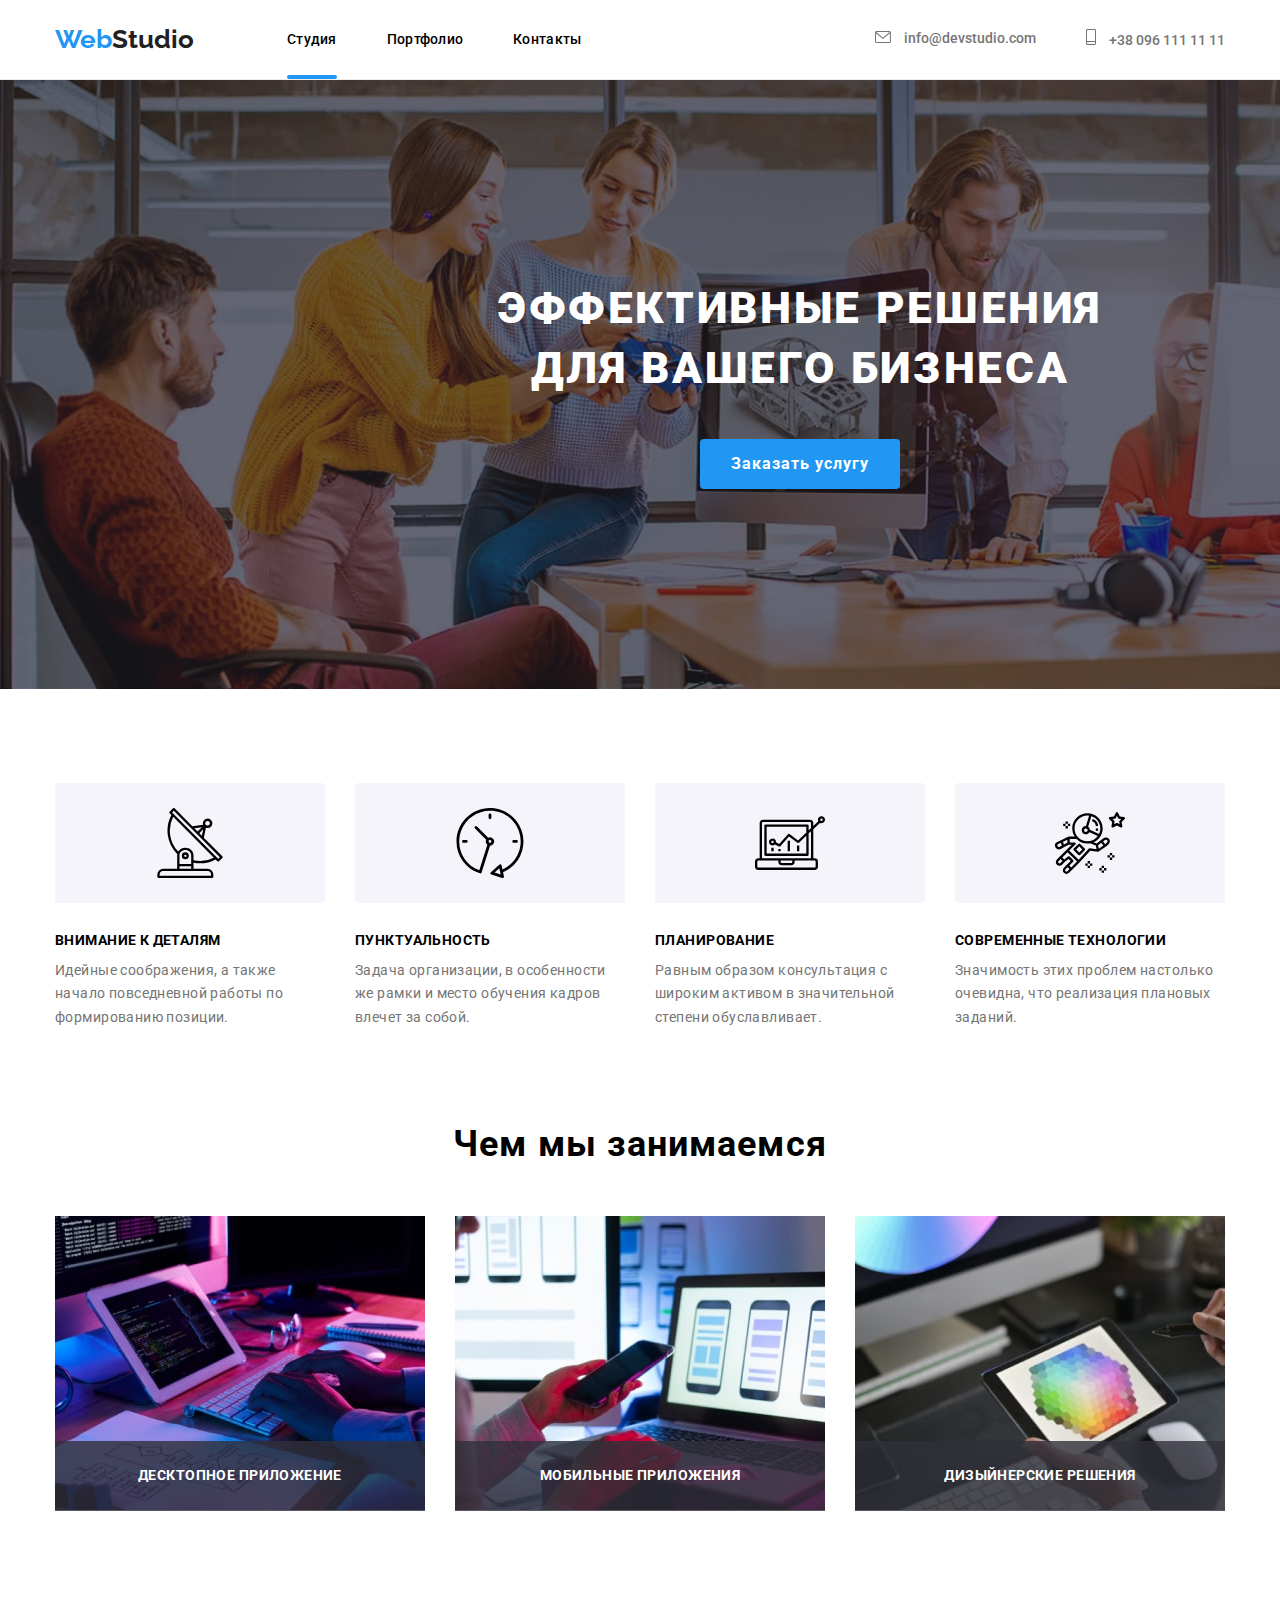
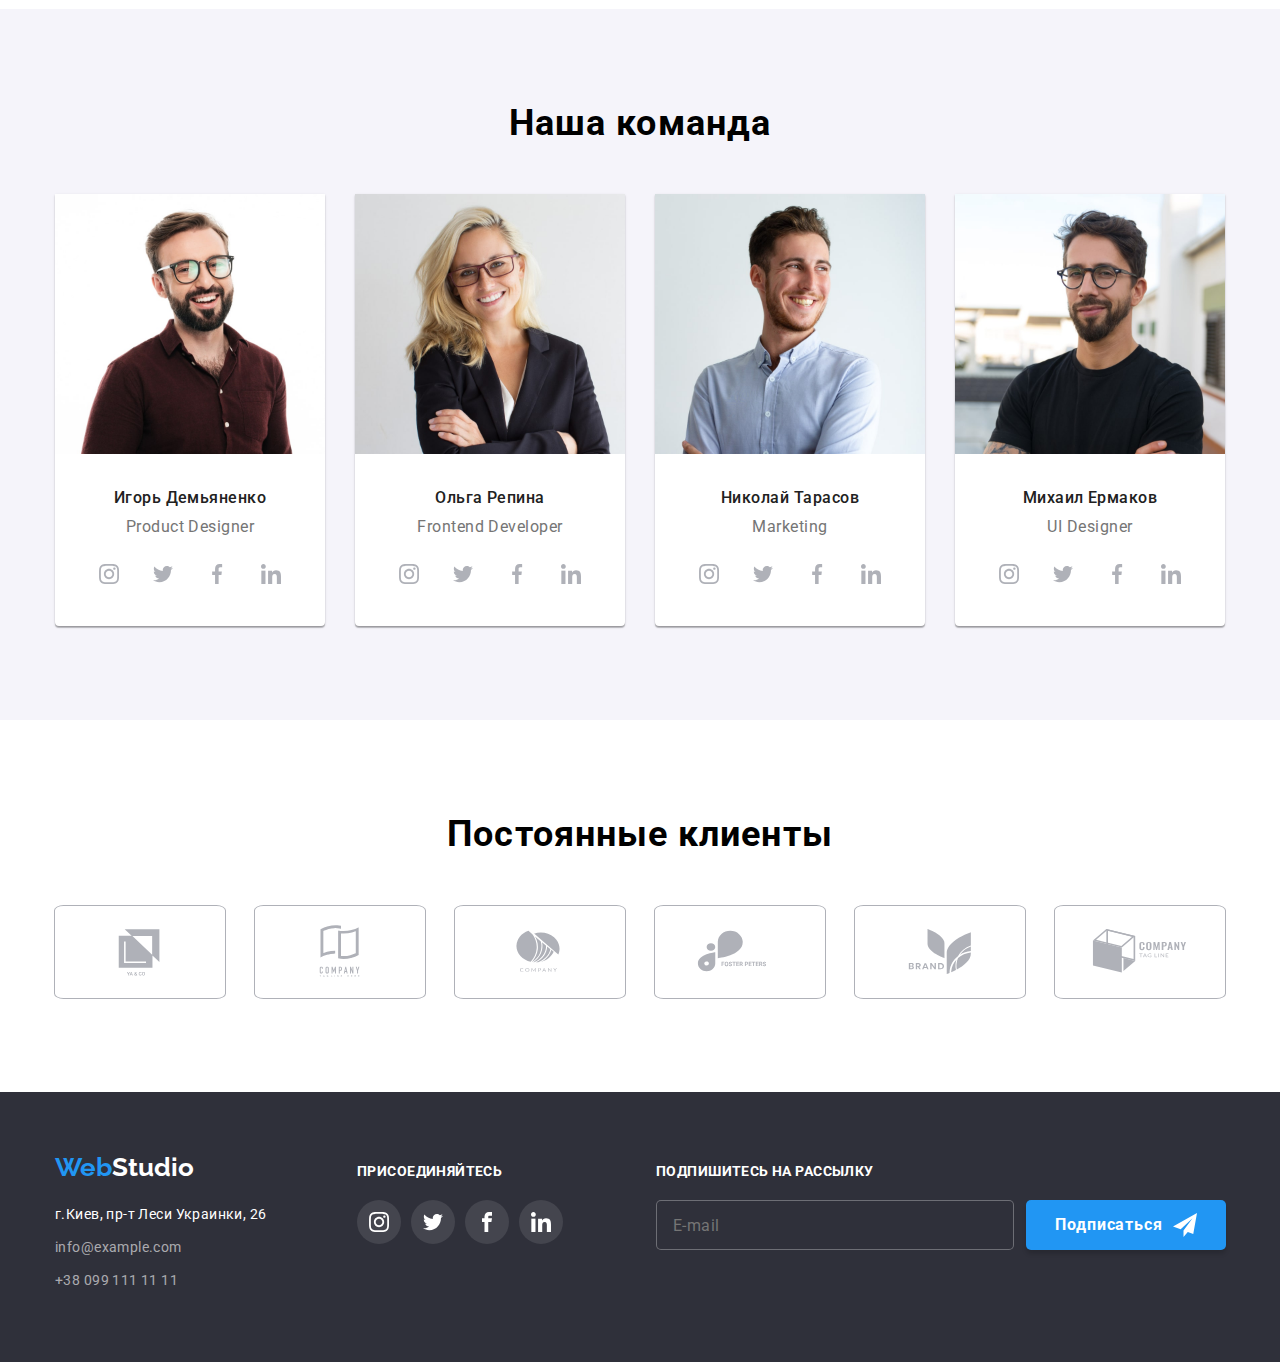
<file: index.html>
<!DOCTYPE html>
<html lang="ru">
<head>
    <meta charset="UTF-8">
    <meta http-equiv="X-UA-Compatible" content="IE=edge">
    <meta name="viewport" content="width=device-width, initial-scale=1.0">
    <title>Studio</title>
        <link rel="stylesheet" href="./css/modern-normalize.css">
        <link rel="preconnect" href="https://fonts.googleapis.com">
        <link rel="preconnect" href="https://fonts.gstatic.com" crossorigin>
        <link href="https://fonts.googleapis.com/css2?family=Raleway:wght@700&family=Roboto:wght@400;500;700;900&display=swap"
        rel="stylesheet">
        <link rel="stylesheet" href="./css/styles.css">
</head>
<body>
    <header>
        <div class="container head-con">
            <a class="logo" href="./index.html"><span class="web">Web</span><Span>Studio</Span></a>
        <nav>
            <ul class="list-nav">
                <li><a href="./index.html" class="list-nav-page">Студия</a></li>
                <li><a href="./portfolio.html">Портфолио</a></li>
                <li><a href="">Контакты</a></li>
            </ul>
        </nav>
        <div class="header-contacts">
            <ul class="list-head-cont">
                <li class="head-cont-item">
                    <a class="head-cont" href="mailto:info@devstudio.com"> 
                        <svg class="icon-envelope" width="16" height="12">
                    <use href="./images/icon_con.svg#icon-envelope">
                    </use></svg>
                        info@devstudio.com
            </a>  
                </li>
                <li>
                    <a class="head-cont" href="tel:+380961111111"> 
                        <svg class="icon-smartphone"  width="10" height="16">
                    <use href="./images/icon_con.svg#icon-smartphone"></use></svg>
                        +38 096 111 11 11 
                </a>
                </li>
            </ul>
        </div>
    </header>
    <main>
        <section class="hero">
            <div class="container">
            <h1>Эффективные решения <br> для вашего бизнеса</h1>
            <button class="order" type="button" data-modal-open>Заказать услугу</button>
            </div>
        </section>
        <section class="advantage-section">
            <div class="container">
            <ul class="advantage">
                <li class="advantage-item">
                    <div class="advantage-icon-section">
                        <svg class="advantage-icon"  width="70px" height="70px">
                            <use href="./images/advabtage-icon.svg#icon-antenna-1">
                        </use></svg>
                    </div>
                    <h3>Внимание к деталям</h3>
                    <p>Идейные соображения, а также начало повседневной работы по формированию позиции.</p>
                </li>
                <li class="advantage-item">
                    <div class="advantage-icon-section">
                        <svg class="advantage-icon" width="70px" height="70px">
                            <use href="./images/advabtage-icon.svg#icon-clock-1">
                            </use>
                        </svg>
                    </div>
                    <h3>Пунктуальность</h3>
                    <p>Задача организации, в особенности же рамки и место обучения кадров влечет за собой.</p>
                </li>
                <li class="advantage-item">
                    <div class="advantage-icon-section">
                        <svg class="advantage-icon" width="70px" height="70px">
                            <use href="./images/advabtage-icon.svg#icon-diagram-1">
                            </use>
                        </svg>
                    </div>
                    <h3>Планирование</h3>
                    <p>Равным образом консультация с широким активом в значительной степени обуславливает.</p>
                </li>
                <li class="advantage-item">
                    <div class="advantage-icon-section">
                        <svg class="advantage-icon" width="70px" height="70px">
                            <use href="./images/advabtage-icon.svg#icon-astronaut-1">
                            </use>
                        </svg>
                    </div>
                    <h3>Современные технологии</h3>
                    <p>Значимость этих проблем настолько очевидна, что реализация плановых заданий.</p>
                </li>
            </ul>
            </div>
        </section>
        <section class="jobs">
            <div class="container">
            <h2>Чем мы занимаемся</h2>
            <ul class="list-job">
                <li class="job-item">
                    <img src="./images/img0.jpg" alt="работа за ноутбуком" width="370" height="294">
                    <p class="job-text">ДЕСКТОПНОЕ ПРИЛОЖЕНИЕ</p>
                </li>
                <li class="job-item">
                    <img src="./images/img-min.jpg" alt="выбор оформления на телефон" width="370" height="294">
                    <p class="job-text">МОБИЛЬНЫЕ ПРИЛОЖЕНИЯ</p>
                </li>
                <li class="job-item">
                    <img src="./images/imgplansh.jpg" alt="шестигранник на планшете" width="370" height="294">
                    <p class="job-text">ДИЗЫЙНЕРСКИЕ РЕШЕНИЯ</p>
                </li>
            </ul>
            </div>
        </section>
        <section class="timate">
            <div class="container">
                <h2>Наша команда</h2>
            <ul class="person">
                <li class="person-list">
                    <img src="./images/Igor.jpg" alt="Игорь Демьяненко" width="270" height="260">
                    <div class="person-card">
                    <h3>Игорь Демьяненко</h3>
                    <p lang="en"> Product Designer</p>
                <ul class="timate-socials-list">
                    <li class="timate-socials-item">
                        <a href="" class="timate-socials-link">
                            <svg class="timate-socials-icon">
                                <use href="./images/social_icon.svg#icon-instagram"></use></svg>
                        </a></li>
                    <li class="timate-socials-item">
                        <a href="" class="timate-socials-link">
                            <svg class="timate-socials-icon">
                                <use href="./images/social_icon.svg#icon-twitter"></use></svg>
                    </a></li>
                    <li class="timate-socials-item">
                        <a href="" class="timate-socials-link">
                            <svg class="timate-socials-icon">
                                <use href="./images/social_icon.svg#icon-facebook"></use></svg>
                    </a></li>
                    <li class="timate-socials-item">
                        <a href="" class="timate-socials-link">
                            <svg class="timate-socials-icon">
                                <use href="./images/social_icon.svg#icon-linkedin"></use></svg>
                    </a></li>
                </ul></div>
                </li>
                <li class="person-list">
                    <img src="./images/Olga.jpg" alt="Ольга Репина" width="270" height="260">
                    <div class="person-card">
                    <h3>Ольга Репина</h3>
                    <p lang="en">Frontend Developer</p>
                <ul class="timate-socials-list">
                    <li class="timate-socials-item">
                        <a href="" class="timate-socials-link">
                            <svg class="timate-socials-icon">
                                <use href="./images/social_icon.svg#icon-instagram"></use>
                            </svg>
                        </a>
                    </li>
                    <li class="timate-socials-item">
                        <a href="" class="timate-socials-link">
                            <svg class="timate-socials-icon">
                                <use href="./images/social_icon.svg#icon-twitter"></use>
                            </svg>
                        </a>
                    </li>
                    <li class="timate-socials-item">
                        <a href="" class="timate-socials-link">
                            <svg class="timate-socials-icon">
                                <use href="./images/social_icon.svg#icon-facebook"></use>
                            </svg>
                        </a>
                    </li>
                    <li class="timate-socials-item">
                        <a href="" class="timate-socials-link">
                            <svg class="timate-socials-icon">
                                <use href="./images/social_icon.svg#icon-linkedin"></use>
                            </svg>
                        </a>
                    </li>
                </ul></div>
                </li>
                <li class="person-list">
                    <img src="./images/Nikolay.jpg" alt="Николай Тарасов" width="270" height="260">
                    <div class="person-card">
                    <h3>Николай Тарасов</h3>
                    <p lang="en">Marketing</p>
                <ul class="timate-socials-list">
                    <li class="timate-socials-item">
                        <a href="" class="timate-socials-link">
                            <svg class="timate-socials-icon">
                                <use href="./images/social_icon.svg#icon-instagram"></use></svg>
                        </a></li>
                    <li class="timate-socials-item">
                        <a href="" class="timate-socials-link">
                            <svg class="timate-socials-icon">
                                <use href="./images/social_icon.svg#icon-twitter"></use></svg>
                    </a></li>
                    <li class="timate-socials-item">
                        <a href="" class="timate-socials-link">
                            <svg class="timate-socials-icon">
                                <use href="./images/social_icon.svg#icon-facebook"></use></svg>
                    </a></li>
                    <li class="timate-socials-item">
                        <a href="" class="timate-socials-link">
                            <svg class="timate-socials-icon">
                                <use href="./images/social_icon.svg#icon-linkedin"></use></svg>
                    </a></li>
                </ul></div>
                </li>
                <li class="person-list">
                    <img src="./images/Mihail.jpg" alt="Михаил Ермаков" width="270" height="260">
                    <div class="person-card">
                    <h3>Михаил Ермаков</h3>
                    <p lang="en">UI Designer</p>
                <ul class="timate-socials-list">
                    <li class="timate-socials-item">
                        <a href="" class="timate-socials-link">
                            <svg class="timate-socials-icon">
                                <use href="./images/social_icon.svg#icon-instagram"></use></svg>
                        </a></li>
                    <li class="timate-socials-item">
                        <a href="" class="timate-socials-link">
                            <svg class="timate-socials-icon">
                                <use href="./images/social_icon.svg#icon-twitter"></use></svg>
                    </a></li>
                    <li class="timate-socials-item">
                        <a href="" class="timate-socials-link">
                            <svg class="timate-socials-icon">
                                <use href="./images/social_icon.svg#icon-facebook"></use></svg>
                    </a></li>
                    <li class="timate-socials-item">
                        <a href="" class="timate-socials-link">
                            <svg class="timate-socials-icon">
                                <use href="./images/social_icon.svg#icon-linkedin"></use></svg>
                    </a></li>
                </ul></div>
                </li>
            </ul>
            </div>
        </section>
        <section class="clients">
            <div class="container">
                <h2>Постоянные клиенты</h2>
                    <ul class="clients-list">
                        <li class="clients-item">
                            <a href="" class="clients-link">
                                <svg class="clients-icon">
                                    <use href="./images/logo-clients.svg#icon-Logo">
                                    </use></svg>
                            </a>
                        </li>
                        <li class="clients-item">
                            <a href="" class="clients-link">
                                <svg class="clients-icon">
                                    <use href="./images/logo-clients.svg#icon-Logo-1">
                                    </use>
                                </svg>
                            </a>
                        </li>
                        <li class="clients-item">
                            <a href="" class="clients-link">
                                <svg class="clients-icon">
                                    <use href="./images/logo-clients.svg#icon-Logo-2">
                                    </use>
                                </svg>
                            </a>
                        </li>
                        <li class="clients-item">
                            <a href="" class="clients-link">
                                <svg class="clients-icon">
                                    <use href="./images/logo-clients.svg#icon-Logo-3">
                                    </use>
                                </svg>
                            </a>
                        </li>
                        <li class="clients-item">
                            <a href="" class="clients-link">
                                <svg class="clients-icon">
                                    <use href="./images/logo-clients.svg#icon-Logo-4">
                                    </use>
                                </svg>
                            </a>
                        </li>
                        <li class="clients-item">
                            <a href="" class="clients-link">
                                <svg class="clients-icon">
                                    <use href="./images/logo-clients.svg#icon-Logo-5">
                                    </use>
                                </svg>
                            </a>
                        </li>
                    </ul>
                </div>
        </section>
    </main>
    <footer>
        <div class="container footer-contacts-contain">
            <div>
        <a class="logo foot-logo" href="./index.html"><span class="web-blu">Web</span><span class="studio-white">Studio</span></a>
        <address>
            <ul class="list-address">
                <li><a class="address" href="https://goo.gl/maps/LBsLjiu8UBdfBNSw5" target="_blank">г.Киев, пр-т Леси Украинки, 26</a></li>
                <li><a class="con-foot" href="mailto:info@example.com">info@example.com</a></li>
                <li><a class="con-foot" href="tel:+380991111111">+38 099 111 11 11</a></li>
            </ul></div>
        </address>
        <div class="footer-social-section">
            <h2>ПРИСОЕДИНЯЙТЕСЬ</h2>
        <ul class="footer-social-list">
            <li class="footer-social-item">
                <a href="" class="footer-social-link">
                    <svg class="footer-social-icon">
                        <use href="./images/social_icon.svg#icon-instagram"></use></svg>
                </a>
                    </li>
            <li class="footer-social-item">
                <a href="" class="footer-social-link">
                    <svg class="footer-social-icon">
                        <use href="./images/social_icon.svg#icon-twitter"></use></svg>
                </a>
                </li>
            <li class="footer-social-item">
                <a href="" class="footer-social-link">
                    <svg class="footer-social-icon">
                        <use href="./images/social_icon.svg#icon-facebook1"></use></svg>
                </a>
                </li>
            <li class="footer-social-item">
                <a href="" class="footer-social-link">
                    <svg class="footer-social-icon">
                        <use href="./images/social_icon.svg#icon-linkedin"></use></svg>
                </a>
                    </li>
        </ul>
                </div>
                <div class="footer-contain-form">
                    <p class="footer-subscribe-text">Подпишитесь на рассылку</p>
                <form class="footer-form">
                    <label class="subscribe-form" for="subscribe"></label>
                    <div class="imput-subscribe-block">
                    <input 
                            class="subscribe-imput"
                            ib="subscribe"
                            type="email"
                            name="subscribe"
                            placeholder="E-mail">
                            <button class="subscribe-button" type="submit">Подписаться
                                <svg class="subscribe-icon" width="24" height="24">
                                    <use href="./images/icon_con.svg#icon-icon-send">
                                        </use></svg></div>
                            </button>
                </form></div>
            </div>
    </footer>
    <div class="backdrop is-hidden" data-modal>
        <div class="modal">
            <button type="button" class="modal-close-button" data-modal-close>
                <svg class="modal-icon">
                    <use href="images/icon_con.svg#icon-close-black">
            </use></svg></button>
            <p class="modal-text">Оставьте свои данные, мы вам перезвоним</p>
            <form autocomplete="on">
                
                <label for="user-name" class="lable-modal" >Имя</label>
                <div class="form-field">
                <input
                        class="modal-input"
                        id="user-name"
                        type="name" 
                        name="user-name">
                            <svg class="input-icon" width="18" height="18">
                                <use href="./images/icon_con.svg#icon-person-black-18dp-1"></use>
                            </svg></div>
                <label for="user-tel" class="lable-modal" >Телефон</label>
                <div class="form-field">
                <input
                        class="modal-input"
                        id="user-tel"
                        type="tel" 
                        name="user-tel">
                            <svg class="input-icon" width="18" height="18">
                                <use href="./images/icon_con.svg#icon-phone-black-18dp-1"></use>
                            </svg></div>
                <label for="user-email" class="lable-modal">Почта</label>
                <div class="form-field">
                <input 
                        class="modal-input"
                        id="user-email"              
                        type="email" 
                        name="user-email">
                            <svg class="input-icon" width="18" height="18">
                                <use href="./images/icon_con.svg#icon-email-black-18dp-1"></use>
                            </svg></div>
                <label for="modal-comment" class="lable-modal" >Комментарий</label>
                <textarea 
                        class="modal-comment"
                        itemid="modal-comment"
                        name="commet" 
                        id="modal-comment"  
                        placeholder="Введите текст"></textarea>
                <input  
                        class="checkbox-modal is-hidden"
                        id="checkbox-modal"
                        type="checkbox" 
                        name="checkbox-modal" 
                        value="">
                <label class="checkbox-text" for="checkbox-modal">Соглашаюсь с рассылкой и принимаю
                    <a class="modal-pact" href="">Условия договора</a></label>
                
                <button class="order" type="submit">Отправить</button>
            </form>
        </div>
    </div>
    <script src="./js/modal.js"></script>
</body>
</file>
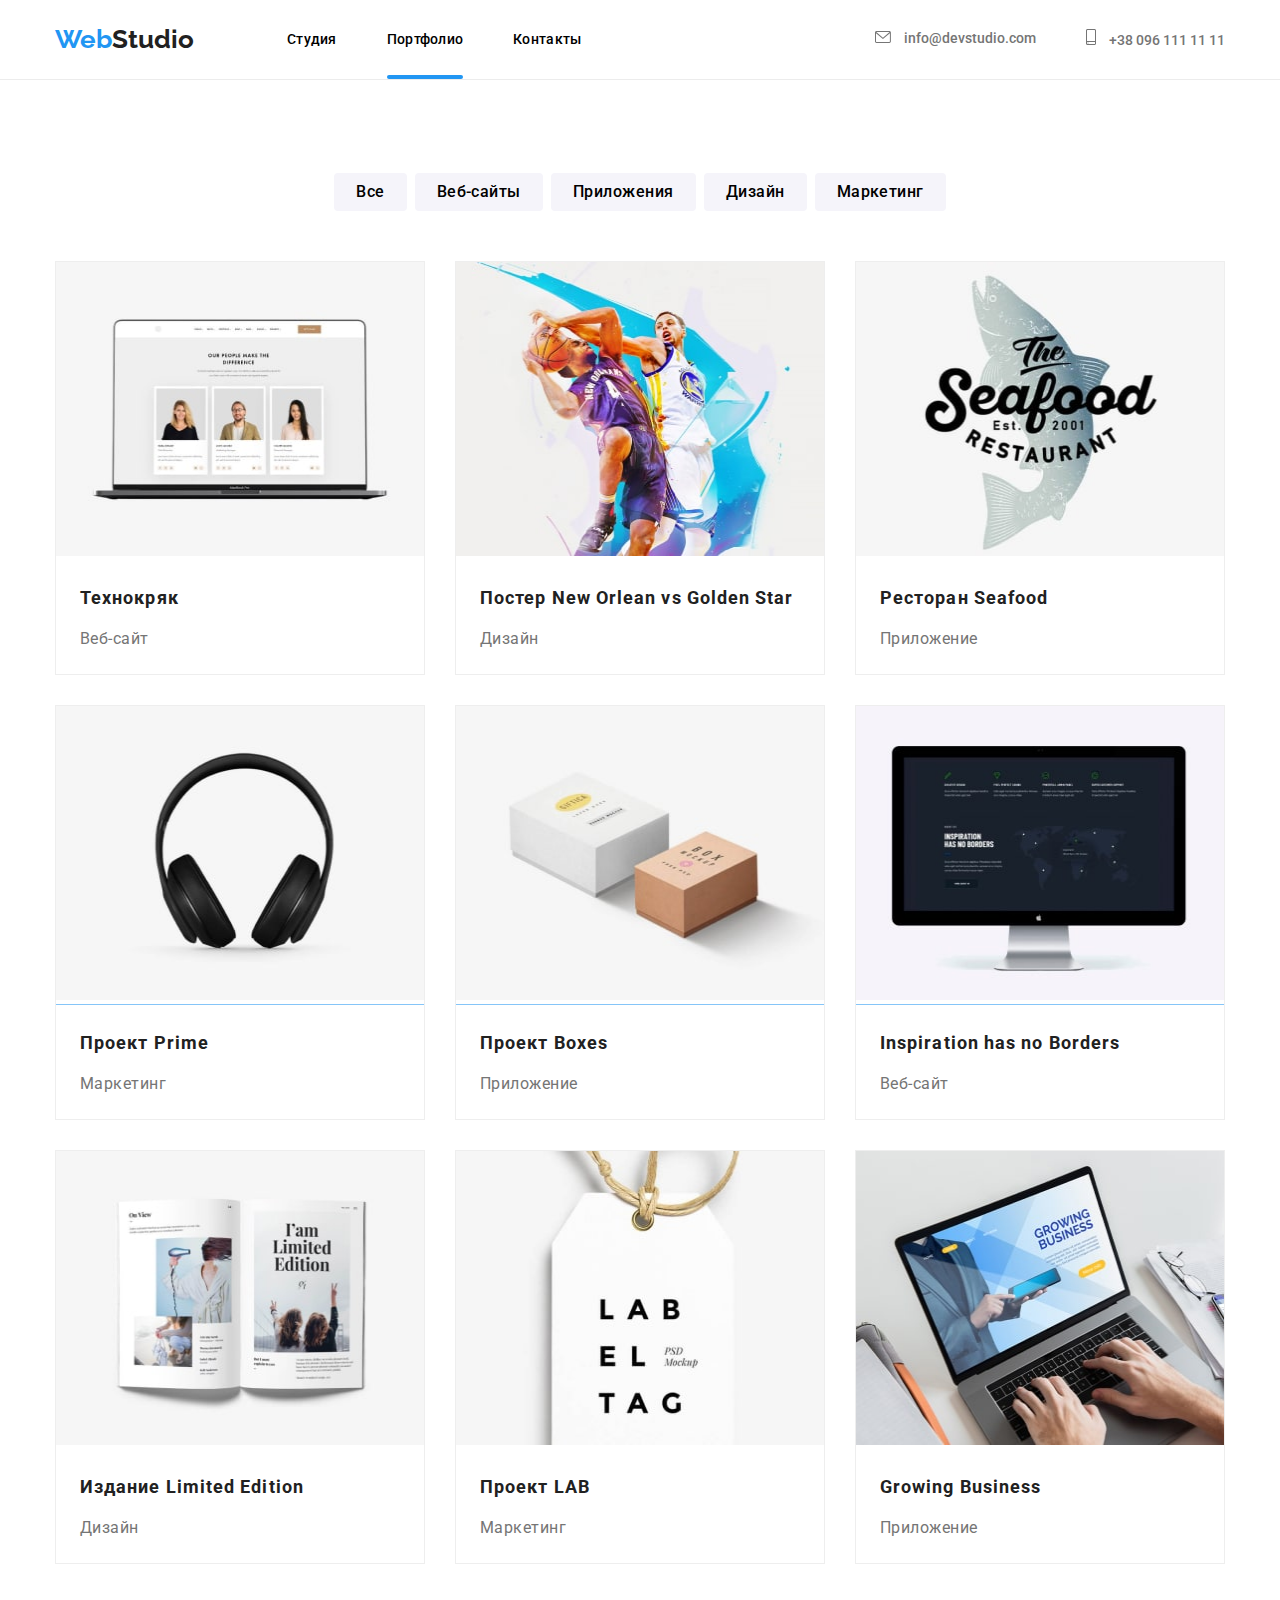
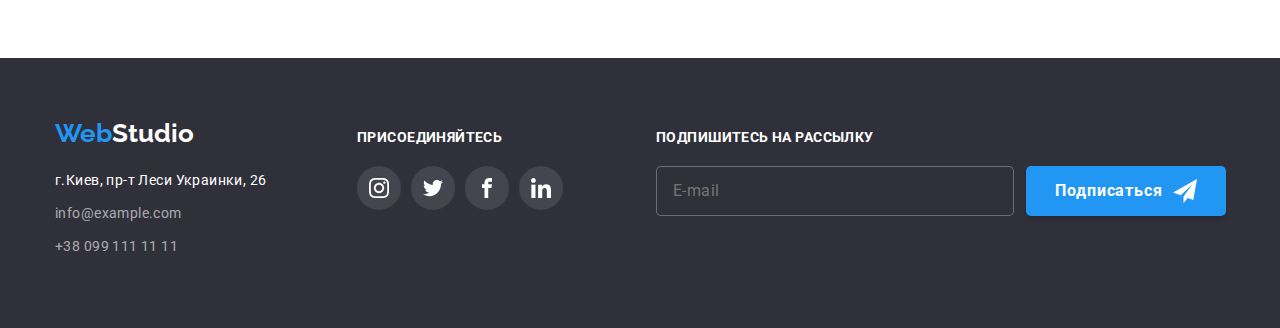
<file: portfolio.html>
<!DOCTYPE html>
<html lang="ru">
<head>
    <meta charset="UTF-8">
    <meta http-equiv="X-UA-Compatible" content="IE=edge">
    <meta name="viewport" content="width=device-width, initial-scale=1.0">
    <title>Portfolio</title>
        <link rel="stylesheet" href="./css/modern-normalize.css">
        <link rel="preconnect" href="https://fonts.googleapis.com">
        <link rel="preconnect" href="https://fonts.gstatic.com" crossorigin>
        <link href="https://fonts.googleapis.com/css2?family=Raleway:wght@700&family=Roboto:wght@400;500;700;900&display=swap"
            rel="stylesheet">
        <link rel="stylesheet" href="./css/styles.css">
</head>
<body>
    <header>
        <div class="container head-con">
        <a class="logo" href="./index.html"><span class="web">Web</span><Span>Studio</Span></a>
        <nav>
            <ul class="list-nav">
                <li><a href="./index.html">Студия</a></li>
                <li><a href="./portfolio.html" class="list-nav-page">Портфолио</a></li>
                <li><a href="">Контакты</a></li>
            </ul>
        </nav>
        <div class="header-contacts">
            <ul class="list-head-cont">
                <li class="head-cont-item">
                    <a class="head-cont" href="mailto:info@devstudio.com">
                        <svg class="icon-envelope" width="16" height="12">
                            <use href="./images/icon_con.svg#icon-envelope">
                            </use>
                        </svg>
                        info@devstudio.com
                    </a>
                </li>
                <li>
                    <a class="head-cont" href="tel:+380961111111">
                        <svg class="icon-smartphone" width="10" height="16">
                            <use href="./images/icon_con.svg#icon-smartphone"></use>
                        </svg>
                        +38 096 111 11 11
                    </a>
                </li>
            </ul>
        </div>
            </div>
    </header>
    <main>
        <section class="section-filter">
            <div class="container">
                <h2 hidden>filter</h2>
            <ul class="list-filter-butt">
                <li><button class="filter" type="button">Все</button></li>
                <li><button class="filter" type="button">Веб-сайты</button></li>
                <li><button class="filter" type="button">Приложения</button></li>
                <li><button class="filter" type="button">Дизайн</button></li>
                <li><button class="filter" type="button">Маркетинг</button></li>
            </ul>
            <ul class="project">
                <li class="project-list">
                    <div class="project-img-card">
                    <img src="./images/img-minimal.jpg" alt="три картинки на ноутбуке" width="370" height="294">
                        <p class="project-text">
                        Технокряк это современная площадка распространения коронавируса. Компании используют эту платформу для цифрового
                        шпионажа и атак на защищённые сервера конкурентов.
                    </p></div>
                    <div class="card">
                        <h3>Технокряк</h3>
                        <p class="card-name">Веб-сайт</p></a></div>
                </li>
                <li class="project-list">
                    <div class="project-img-card">
                    <img src="./images/img(1)-min.jpg" alt="баскетболитсы" width="370" height="294">
                    <p class="project-text">
                        Технокряк это современная площадка распространения коронавируса. Компании используют эту платформу для цифрового
                        шпионажа и атак на защищённые сервера конкурентов.
                    </p></div>
                        <div class="card">
                    <h3>Постер New Orlean vs Golden Star</h3>
                    <p class="card-name">Дизайн</p></a></div>
                </li>
                <li class="project-list">
                    <div class="project-img-card">
                    <img src="./images/img(2)-min.jpg" alt="логотип ресторана" width="370" height="294">
                    <p class="project-text">
                        Технокряк это современная площадка распространения коронавируса. Компании используют эту платформу для цифрового
                        шпионажа и атак на защищённые сервера конкурентов.
                    </p></div>
                        <div class="card">
                    <h3>Ресторан Seafood</h3>
                    <p class="card-name">Приложение</p></a></div>
                </li>
                <li class="project-list">
                    <div class="project-img-card">
                    <img src="./images/img(3)-min.jpg" alt="наушники" width="370" height="294">
                    <p class="project-text">
                        Технокряк это современная площадка распространения коронавируса. Компании используют эту платформу для цифрового
                        шпионажа и атак на защищённые сервера конкурентов.
                    </p></div>
                        <div class="card">
                    <h3>Проект Prime</h3>
                    <p class="card-name">Маркетинг</p></a></div>
                </li>
                <li class="project-list">
                    <div class="project-img-card">
                    <img src="./images/img(4)-min.jpg" alt="коробки" width="370" height="294">
                    <p class="project-text">
                        Технокряк это современная площадка распространения коронавируса. Компании используют эту платформу для цифрового
                        шпионажа и атак на защищённые сервера конкурентов.
                    </p></div>
                        <div class="card">
                    <h3>Проект Boxes</h3>
                    <p class="card-name">Приложение</p></a>
                </li>
                <li class="project-list">
                    <div class="project-img-card">
                    <img src="./images/img(5)-min.jpg" alt="монитор" width="370" height="294">
                    <p class="project-text">
                        Технокряк это современная площадка распространения коронавируса. Компании используют эту платформу для цифрового
                        шпионажа и атак на защищённые сервера конкурентов.
                    </p></div>
                        <div class="card">
                    <h3>Inspiration has no Borders</h3>
                    <p class="card-name">Веб-сайт</p></a></div>
                </li>
                <li class="project-list">
                    <div class="project-img-card">
                    <img src="./images/img(6)-min.jpg" alt="книга" width="370" height="294">
                    <p class="project-text">
                        Технокряк это современная площадка распространения коронавируса. Компании используют эту платформу для цифрового
                        шпионажа и атак на защищённые сервера конкурентов.
                    </p></div>
                        <div class="card">
                    <h3>Издание Limited Edition</h3>
                    <p class="card-name">Дизайн</p></a></div>
                </li>
                <li class="project-list">
                    <div class="project-img-card">
                    <img src="./images/img(7)-min.jpg" alt="бирка" width="370" height="294">
                    <p class="project-text">
                        Технокряк это современная площадка распространения коронавируса. Компании используют эту платформу для цифрового
                        шпионажа и атак на защищённые сервера конкурентов.
                    </p></div>
                        <div class="card">
                    <h3>Проект LAB</h3>
                    <p class="card-name">Маркетинг</p></a></div>
                </li>
                <li class="project-list">
                    <div class="project-img-card">
                    <img src="./images/img(8)-min.jpg" alt="работа за ноутбуком" width="370" height="294">
                    <p class="project-text">
                        Технокряк это современная площадка распространения коронавируса. Компании используют эту платформу для цифрового
                        шпионажа и атак на защищённые сервера конкурентов.
                    </p></div>
                        <div class="card">
                    <h3 lang="en">Growing Business</h3>
                    <p class="card-name">Приложение</p></a></div>
                </li>
            </ul>
        </div>
        </section>
    </main>
    <footer>
        <div class="container footer-contacts-contain">
            <div>
                <a class="logo foot-logo" href="./index.html"><span class="web-blu">Web</span><span
                        class="studio-white">Studio</span></a>
                <address>
                    <ul class="list-address">
                        <li><a class="address" href="https://goo.gl/maps/LBsLjiu8UBdfBNSw5" target="_blank">г.Киев, пр-т Леси
                                Украинки, 26</a></li>
                        <li><a class="con-foot" href="mailto:info@example.com">info@example.com</a></li>
                        <li><a class="con-foot" href="tel:+380991111111">+38 099 111 11 11</a></li>
                    </ul>
            </div>
            </address>
            <div class="footer-social-section">
                <h2>ПРИСОЕДИНЯЙТЕСЬ</h2>
                <ul class="footer-social-list">
                    <li class="footer-social-item">
                        <a href="" class="footer-social-link">
                            <svg class="footer-social-icon">
                                <use href="./images/social_icon.svg#icon-instagram"></use>
                            </svg>
                        </a>
                    </li>
                    <li class="footer-social-item">
                        <a href="" class="footer-social-link">
                            <svg class="footer-social-icon">
                                <use href="./images/social_icon.svg#icon-twitter"></use>
                            </svg>
                        </a>
                    </li>
                    <li class="footer-social-item">
                        <a href="" class="footer-social-link">
                            <svg class="footer-social-icon">
                                <use href="./images/social_icon.svg#icon-facebook1"></use>
                            </svg>
                        </a>
                    </li>
                    <li class="footer-social-item">
                        <a href="" class="footer-social-link">
                            <svg class="footer-social-icon">
                                <use href="./images/social_icon.svg#icon-linkedin"></use>
                            </svg>
                        </a>
                    </li>
                </ul>
            </div>
            <div class="footer-contain-form">
                <p class="footer-subscribe-text">Подпишитесь на рассылку</p>
                <form class="footer-form">
                    <label class="subscribe-form" for="subscribe"></label>
                    <div class="imput-subscribe-block">
                        <input class="subscribe-imput" ib="subscribe" type="email" name="subscribe" placeholder="E-mail">
                        <button class="subscribe-button" type="submit">Подписаться
                            <svg class="subscribe-icon" width="24" height="24">
                                <use href="./images/icon_con.svg#icon-icon-send">
                                </use>
                            </svg>
                    </div>
                    </button>
                </form>
            </div>
        </div>
    </footer>
</body>
</html>
</file>
<file: css/styles.css>
/* Ctrl + / - запись комментария

/* Логотип */
:root {
  --blaсk-color: #212121;
  --blu-color: #2196f3;
  --grey-color: #757575;
  --white-color: #ffffff;
  --background-grey: #2f303a;
  --background-filter: #f5f4fa;
  --icon-color: #afb1b8;

  --margin-filter: 30px;
}
* {
  box-sizing: border-box;
}
p,
h1,
h2,
h3,
h4,
h5,
h6 {
  margin: 0px;
}
ul {
  margin: 0px;
  padding: 0px;
}
img {
  max-width: 100%;
}
.container {
  width: 1200px;
  padding-left: 15px;
  padding-right: 15px;
  margin: auto;
  /* outline: 5px solid red; */
}
span {
  font-family: "Raleway", sans-serif;
  font-weight: bold;
  font-size: 26px;
  line-height: 1.19;
  color: var(--blaсk-color);
  transition: color 250ms cubic-bezier(0.4, 0, 0.2, 1);
}
/* Шрифты на бади*/
body {
  font-family: "Roboto", sans-serif;
  color: var(--black-color);
}
a {
  text-decoration: none;
}

li {
  list-style: none;
}
button {
  font-family: Roboto;
  cursor: pointer;
}

/* LOGO */
header {
  padding-top: 24px;
  padding-bottom: 24px;
  outline: 1px solid #ececec;
}
.logo {
  margin-right: 93px;
}

.logo :hover,
.logo :focus {
  color: var(--blu-color);
  outline: var(--blu-color);
  transition: color 250ms cubic-bezier(0.4, 0, 0.2, 1);
}
.web {
  color: var(--blu-color);
}

/* Кнопки навигации */
.head-con {
  display: flex;
  align-items: center;
}

.list-nav :nth-child(-n + 2) {
  margin-right: 25px;
}
.list-nav {
  display: flex;
  transition: color 250ms cubic-bezier(0.4, 0, 0.2, 1);
}

.list-nav a {
  font-style: normal;
  font-weight: 500;
  font-size: 14px;
  line-height: 1.14;
  letter-spacing: 0.02em;
  color: var(--black-color);
  transition: color 250ms cubic-bezier(0.4, 0, 0.2, 1);
}
.list-nav :hover,
.list-nav :focus {
  color: var(--blu-color);
  outline: var(--blu-color);
}
.list-nav-page {
  position: relative;
}
.list-nav-page::after {
  content: "";
  width: 100%;
  height: 4px;
  position: absolute;
  background-color: var(--blu-color);
  left: 0;
  bottom: -32px;
  border-radius: 2px;
}
.header-contacts {
  margin-left: auto;
}
.list-head-cont li + li {
  margin-left: 50px;
}

.list-head-cont {
  display: flex;
}
.head-cont-item {
  align-items: center;
}
.head-cont {
  font-style: normal;
  font-weight: 500;
  font-size: 14px;
  line-height: 1.14;
  color: var(--grey-color);
  transition: color 250ms cubic-bezier(0.4, 0, 0.2, 1);
}
.head-cont:hover,
.head-cont:focus {
  color: var(--blu-color);
  outline: var(--blu-color);
}
.icon-envelope {
  fill: currentColor;
  margin-right: 10px;
}
.icon-smartphone {
  fill: currentColor;
  margin-right: 10px;
}
.hero {
  padding-top: 200px;
  padding-bottom: 200px;
  background-color: var(--background-grey);
  background-image: linear-gradient(
      rgba(47, 48, 58, 0.4),
      rgba(47, 48, 58, 0.4)
    ),
    url(../images/img_header.jpg);
  width: 1600px;
  margin: auto;
  background-repeat: no-repeat;
  background-size: cover;
  background-position: center;
}
h1 {
  margin-bottom: 40px;
  font-style: normal;
  font-weight: 900;
  font-size: 44px;
  line-height: 1.36;
  text-align: center;
  letter-spacing: 0.06em;
  text-transform: uppercase;
  color: var(--white-color);
}
.order {
  font-weight: bold;
  font-size: 16px;
  line-height: 1.87px;
  align-items: center;
  justify-content: center;
  text-align: center;
  letter-spacing: 0.06em;
  display: flex;
  margin: auto;
  width: 200px;
  height: 50px;
  left: 700px;
  top: 430px;
  border-radius: 4px;
  color: var(--white-color);
  background-color: var(--blu-color);
  border: var(--blu-color);
}

.advantage-section {
  padding-top: 94px;
  padding-bottom: 94px;
}

.advantage {
  display: flex;
  margin-left: -30px;
}
.advantage-item {
  width: 270px;
  flex-basis: calc(100% / 4 -30);
  margin-left: 30px;
}

.advantage-icon-section {
  display: flex;
  width: 270px;
  height: 120px;
  background: #f5f4fa;
  border-radius: 4px;
  margin-bottom: 30px;
  align-items: center;
  justify-content: center;
}

.advantage h3 {
  margin-bottom: 10px;
  font-style: normal;
  font-weight: bold;
  font-size: 14px;
  line-height: 1.14;
  letter-spacing: 0.03em;
  text-transform: uppercase;
}
.advantage p {
  font-style: normal;
  font-weight: normal;
  font-size: 14px;
  line-height: 1.71;
  letter-spacing: 0.03em;
  color: var(--grey-color);
}
.jobs {
  padding-bottom: 94px;
}
.list-job {
  display: flex;
}
.job-item {
  position: relative;
}
.job-text {
  position: absolute;
  bottom: 4px;
  width: 370px;
  height: 70px;
  background-color: rgba(47, 48, 58, 0.8);
  font-weight: bold;
  font-size: 14px;
  line-height: 1.14;
  text-align: center;
  letter-spacing: 0.03em;
  color: var(--white-color);
  padding-top: 27px;
}
.list-job li + li {
  margin-left: 30px;
}
.jobs h2 {
  margin-bottom: 50px;
  font-style: normal;
  font-weight: bold;
  font-size: 36px;
  line-height: 1.16;
  text-align: center;
  letter-spacing: 0.03em;
}
.person p {
  margin-bottom: 16px;
}
.person {
  display: flex;
}

.person .person-list + .person-list {
  margin-left: 30px;
}
.person-card {
  padding-top: 30px;
  padding-bottom: 30px;
}
.person h3 {
  margin-bottom: 10px;
  font-style: normal;
  font-weight: 500;
  font-size: 16px;
  line-height: 1.18;
  text-align: center;
  letter-spacing: 0.03em;
  color: var(--blaсk-color);
}
.person p {
  font-style: normal;
  font-weight: normal;
  font-size: 16px;
  line-height: 1.18;
  text-align: center;
  letter-spacing: 0.03em;
  color: var(--grey-color);
}
.person-list {
  background-color: var(--white-color);
  box-shadow: 0px 1px 3px rgba(0, 0, 0, 0.12), 0px 1px 1px rgba(0, 0, 0, 0.14),
    0px 2px 1px rgba(0, 0, 0, 0.2);
  border-radius: 0px 0px 4px 4px;
}
.timate {
  padding-top: 94px;
  padding-bottom: 94px;
  background: #f5f4fa;
}
.timate h2 {
  margin-bottom: 50px;
  font-weight: bold;
  font-size: 36px;
  line-height: 1.16;
  text-align: center;
  letter-spacing: 0.03em;
}
.timate-socials-list {
  display: flex;
  justify-content: center;
}
.timate-socials-link {
  width: 44px;
  height: 44px;
  background-color: var(--white-color);
  border-radius: 50%;
  display: flex;
  justify-content: center;
  align-items: center;
  color: var(--icon-color);
  transition: color 250ms cubic-bezier(0.4, 0, 0.2, 1),
    background-color 250ms cubic-bezier(0.4, 0, 0.2, 1);
}
.timate-socials-link:hover,
.timate-socials-link:focus {
  background-color: var(--blu-color);
  color: var(--white-color);
  outline: var(--blu-color);
}
.timate-socials-item + .timate-socials-item {
  margin-left: 10px;
}

.timate-socials-icon {
  width: 20px;
  height: 20px;
  fill: currentColor;
}
.clients {
  padding-top: 94px;
  padding-bottom: 94px;
}
.clients h2 {
  font-weight: bold;
  font-size: 36px;
  line-height: 1.16;
  text-align: center;
  letter-spacing: 0.03em;
  margin-bottom: 50px;
}
.clients-list {
  display: flex;
  justify-content: center;
}
.clients-item + .clients-item {
  margin-left: 30px;
}
.clients-item {
  width: 170px;
  height: 92px;
}
.clients-link {
  height: 100%;
  outline: 1px solid var(--icon-color);
  border-radius: 5%;
  display: flex;
  justify-content: center;
  align-items: center;
  fill: var(--icon-color);
  transition: outline 250ms cubic-bezier(0.4, 0, 0.2, 1),
    fill 250ms cubic-bezier(0.4, 0, 0.2, 1);
}

.clients-link:hover,
.clients-link:focus {
  outline: 1px solid var(--blu-color);
  fill: var(--blu-color);
}
.clients-icon {
  width: 106px;
  height: 60px;
  color: #2196f3;
}
footer {
  padding-top: 60px;
  padding-bottom: 60px;
  background-color: var(--background-grey);
}
.foot-logo {
  margin-bottom: 20px;
  display: flex;
}
.web-blu {
  color: var(--blu-color);
}
.studio-white {
  color: var(--white-color);
}

.list-address :nth-child(1n) {
  margin-bottom: 9px;
}

.address {
  font-style: normal;
  font-weight: normal;
  font-size: 14px;
  line-height: 1.71;
  letter-spacing: 0.03em;
  color: var(--white-color);
  transition: color 250ms cubic-bezier(0.4, 0, 0.2, 1),
    outline 250ms cubic-bezier(0.4, 0, 0.2, 1);
}
.address:hover,
.address:focus {
  color: var(--blu-color);
  outline: var(--blu-color);
}
.con-foot {
  font-style: normal;
  font-weight: normal;
  font-size: 14px;
  line-height: 1.71;
  letter-spacing: 0.03em;
  color: rgba(255, 255, 255, 0.6);
  transition: color 250ms cubic-bezier(0.4, 0, 0.2, 1),
    outline 250ms cubic-bezier(0.4, 0, 0.2, 1);
}
.con-foot:hover,
.con-foot:focus {
  color: var(--blu-color);
  outline: var(--blu-color);
}
footer h2 {
  font-size: 14px;
  line-height: 1.14;
  letter-spacing: 0.03em;
  text-transform: uppercase;
  color: var(--white-color);
}
.footer-social-icon {
  width: 20px;
  height: 20px;
}
.footer-contacts-contain {
  display: flex;
  align-items: baseline;
}
.footer-social-list {
  display: flex;
}
.footer-social-section {
  margin-left: 70px;
}
.footer-social-section h2 {
  margin-bottom: 20px;
}
.footer-social-link {
  width: 44px;
  height: 44px;
  background-color: rgba(255, 255, 255, 0.1);
  border-radius: 50%;
  display: flex;
  align-items: center;
  justify-content: center;
}
.footer-social-link {
  fill: var(--white-color);
  transition: background-color 250ms cubic-bezier(0.4, 0, 0.2, 1),
    outline 250ms cubic-bezier(0.4, 0, 0.2, 1);
}
.footer-social-link:hover,
.footer-social-link:focus {
  background-color: var(--blu-color);
  outline: var(--blu-color);
}

.footer-social-item + .footer-social-item {
  margin-left: 10px;
}
/* ----------------footer-contain-form------------- */

.footer-contain-form {
  margin-left: 93px;
}

.imput-subscribe-block {
  display: flex;
  align-items: center;
  justify-content: center;
}
.footer-subscribe-text {
  font-weight: bold;
  font-size: 14px;
  line-height: 1.14;
  letter-spacing: 0.03em;
  text-transform: uppercase;
  color: var(--white-color);
  margin-bottom: 20px;
}
.subscribe-imput {
  font-size: 16px;
  line-height: 1.25;
  display: flex;
  align-items: center;
  letter-spacing: 0.03em;

  color: rgba(255, 255, 255, 0.6);

  width: 358px;
  height: 50px;
  margin-right: 12px;
  padding-left: 16px;

  background-color: var(--background-grey);
  border: 1px solid rgba(255, 255, 255, 0.3);
  border-radius: 5px;
}
.subscribe-imput:focus {
  outline: 0;
}
.subscribe-button {
  display: flex;
  align-items: center;
  justify-content: center;
  font-weight: bold;
  font-size: 16px;
  line-height: 1.87;
  align-items: center;
  text-align: center;
  letter-spacing: 0.06em;

  color: var(--white-color);
  width: 200px;
  height: 50px;
  left: 1185px;
  top: 2787px;
  box-shadow: 0px 4px 4px rgba(0, 0, 0, 0.15);
  background: var(--blu-color);
  border-radius: 5px;
  border: var(--blu-color);
}

.subscribe-icon {
  margin-left: 10px;
}

/* portfolio */
.section-filter {
  padding-top: 94px;
  padding-bottom: 94px;
}
.list-filter-butt {
  display: flex;
  margin-bottom: 50px;
  justify-content: center;
}
.list-filter-butt li + li {
  margin-left: 8px;
}
.filter {
  padding-top: 6px;
  padding-bottom: 6px;
  padding-left: 22px;
  padding-right: 22px;
  font-style: normal;
  font-weight: 500;
  font-size: 16px;
  line-height: 26px;
  text-align: center;
  letter-spacing: 0.03em;
  border-radius: 4px;
  border: var(--background-filter);
}
.filter {
  background-color: var(--background-filter);
  color: var(--black-color);
  outline: var(--blu-color);
  transition: background-color 250ms cubic-bezier(0.4, 0, 0.2, 1),
    color 250ms cubic-bezier(0.4, 0, 0.2, 1),
    box-shadow 250ms cubic-bezier(0.4, 0, 0.2, 1);
}

.filter:hover,
.filter:focus {
  background-color: var(--blu-color);
  color: var(--white-color);
  box-shadow: 0px 3px 1px rgba(0, 0, 0, 0.1), 0px 1px 2px rgba(0, 0, 0, 0.08),
    0px 2px 2px rgba(0, 0, 0, 0.12);
  border-radius: 4px;
}
.project {
  display: flex;
  flex-wrap: wrap;
  margin-left: calc(-1 * var(--margin-filter));
  margin-bottom: calc(-1 * var(--margin-filter));
}
.project-list:hover .project-text {
  transform: translateY(0);
}
.project-img-card {
  position: relative;
  overflow: hidden;
}
.project-text {
  position: absolute;
  padding: 63px 24px 63px 24px;
  top: 0;
  left: 0;
  font-weight: 400;
  font-size: 18px;
  line-height: 1.5;
  height: 100%;
  color: var(--white-color);
  background-color: rgba(33, 150, 243, 0.9);
  transform: translateY(100%);
  transition: transform 300ms linear;
}
.project h3 {
  font-size: 18px;
  line-height: 2;
  letter-spacing: 0.06em;
  color: var(--blaсk-color);
}
.card-name {
  font-size: 16px;
  line-height: 1.87;
  letter-spacing: 0.03em;
  color: var(--grey-color);
}
.project li {
  flex-basis: calc(100 / 3 - var(--margin-filter));
  margin-left: var(--margin-filter);
  margin-bottom: var(--margin-filter);
  width: 370px;

  background-color: var(--white-color);
  border: 1px solid #eeeeee;
  box-sizing: border-box;
  transition: border 250ms cubic-bezier(0.4, 0, 0.2, 1),
    box-shadow 250ms cubic-bezier(0.4, 0, 0.2, 1);
}
.project-list:hover,
.project-list:focus {
  border: 1px solid #eeeeee;
  box-sizing: border-box;
  box-shadow: 0px 1px 1px rgba(0, 0, 0, 0.12), 0px 4px 4px rgba(0, 0, 0, 0.06),
    1px 4px 6px rgba(0, 0, 0, 0.16);
}
.project-list h3 {
  margin-bottom: 8px;
}
.card {
  padding-top: 20px;
  padding-bottom: 20px;
  padding-left: 24px;
  padding-right: 24px;
}

.backdrop {
  width: 100vw;
  height: 100vh;
  background-color: rgba(0, 0, 0, 0.2);
  position: fixed;
  top: 0;
  transition-property: "";
  transition-duration: 250ms;
  transition-timing-function: opacity;
}

.modal {
  padding: 40px;
  width: 528px;
  height: 581px;
  background-color: #fff;
  border-radius: 2px;
  position: absolute;
  top: 50%;
  left: 50%;
  transform: translate(-50%, -50%);
}
.modal-close-button {
  display: flex;
  width: 30px;
  position: relative;
  height: 30px;
  border-radius: 50px;
  border: 1px solid rgba(0, 0, 0, 0.1);
  background-color: var(--white-color);
  position: absolute;
  top: 8px;
  right: 8px;
  align-items: center;
  justify-content: center;
}
.modal-close-button:hover,
.modal-close-button:focus {
  fill: var(--blu-color);
  transition: border 250ms cubic-bezier(0.4, 0, 0.2, 1);
  outline-width: 0;
  outline: none;
}
.modal-icon {
  width: 30px;
  height: 30px;
  border-radius: 50%;
}

.is-hidden {
  opacity: 0;
  pointer-events: none;
  visibility: hidden;
}

.modal-text {
  margin-bottom: 12px;
  font-weight: bold;
  font-size: 20px;
  line-height: 0.86;
  text-align: center;
  letter-spacing: 0.03em;
}
.form-field {
  position: relative;
  height: 40px;
  margin-bottom: 10px;
}

.modal-input {
  font-size: 16px;
  line-height: 1.87;
  letter-spacing: 0.03em;
  color: var(--background-grey);
  padding-left: 42px;
  width: 100%;
  height: 40px;
  border: 1px solid rgba(33, 33, 33, 0.2);
  box-sizing: border-box;
  border-radius: 4px;
}

.input-icon {
  position: absolute;
  left: 15px;
  top: 50%;
  transform: translateY(-50%);
  width: 18px;
  height: 18px;
}
.modal-input:hover + .input-icon,
.modal-input:focus + .input-icon {
  fill: #2196f3;
  transition: border 250ms cubic-bezier(0.4, 0, 0.2, 1);
}
.modal-input:hover,
.modal-input:focus {
  transition: border 250ms cubic-bezier(0.4, 0, 0.2, 1);
  border: 1px solid var(--blu-color);
  outline-width: 0;
  outline: none;
}

.lable-modal {
  display: block;
  margin-bottom: 4px;
  font-weight: normal;
  font-size: 12px;
  line-height: 1.16;
  letter-spacing: 0.01em;
  color: #757575;
}
.modal-comment {
  resize: none;
  padding: 12px;
  width: 100%;
  height: 120px;
  border: 1px solid rgba(33, 33, 33, 0.2);
  box-sizing: border-box;
  border-radius: 4px;
  margin-bottom: 10px;
}
.modal-comment::placeholder {
  font-size: 12px;
  line-height: 1.16;
  letter-spacing: 0.01em;
  color: rgba(117, 117, 117, 0.5);
}
.modal-comment:hover,
.modal-comment:focus {
  transition: border 250ms cubic-bezier(0.4, 0, 0.2, 1);
  border: 1px solid var(--blu-color);
  outline-width: 0;
  outline: none;
}
.checkbox-text {
  display: flex;

  align-items: center;
  justify-content: center;
  font-weight: normal;
  font-size: 14px;
  line-height: 1.71;
  letter-spacing: 0.03em;
  color: #757575;
  margin-bottom: 30px;
}
.checkbox-text::before {
  content: "";
  width: 16px;
  height: 15px;
  border: 2px solid var(--blaсk-color);
  border-radius: 2px;
  display: block;
  margin-right: 7px;
}

.checkbox-modal:checked + .checkbox-text::before {
  background-image: url(../images/icon_check.svg);
  border: none;
  
}
.modal-pact {
  margin-left: 4px;
  color: var(--blu-color);
  text-decoration: underline;
}

/* end */
</file>
